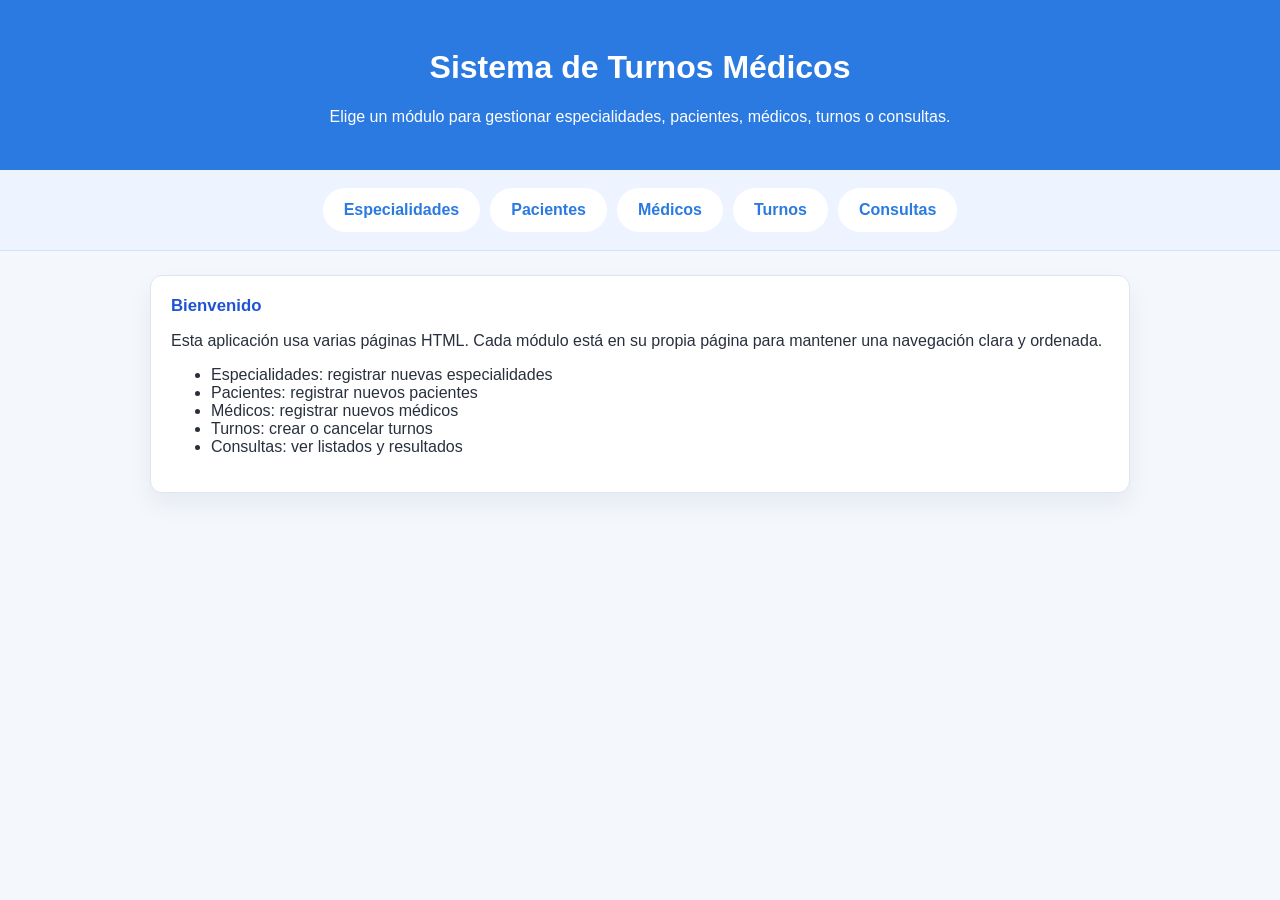
<file: src/main/resources/static/index.html>
<!DOCTYPE html>
<html lang="es">
<head>
    <meta charset="UTF-8" />
    <meta name="viewport" content="width=device-width, initial-scale=1.0" />
    <title>Inicio - Sistema de Turnos Médicos</title>
    <link rel="stylesheet" href="./style.css" />
</head>
<body>
    <header>
        <div class="header-content">
            <h1>Sistema de Turnos Médicos</h1>
            <p>Elige un módulo para gestionar especialidades, pacientes, médicos, turnos o consultas.</p>
        </div>
    </header>

    <nav class="site-nav" aria-label="Navegación principal">
        <a href="especialidades.html" class="nav-link">Especialidades</a>
        <a href="pacientes.html" class="nav-link">Pacientes</a>
        <a href="medicos.html" class="nav-link">Médicos</a>
        <a href="turnos.html" class="nav-link">Turnos</a>
        <a href="consultas.html" class="nav-link">Consultas</a>
    </nav>

    <main>
        <div class="card">
            <p class="section-title">Bienvenido</p>
            <p>Esta aplicación usa varias páginas HTML. Cada módulo está en su propia página para mantener una navegación clara y ordenada.</p>
            <ul>
                <li>Especialidades: registrar nuevas especialidades</li>
                <li>Pacientes: registrar nuevos pacientes</li>
                <li>Médicos: registrar nuevos médicos</li>
                <li>Turnos: crear o cancelar turnos</li>
                <li>Consultas: ver listados y resultados</li>
            </ul>
        </div>
    </main>

    <script src="./app.js"></script>
</body>
</html>
</file>
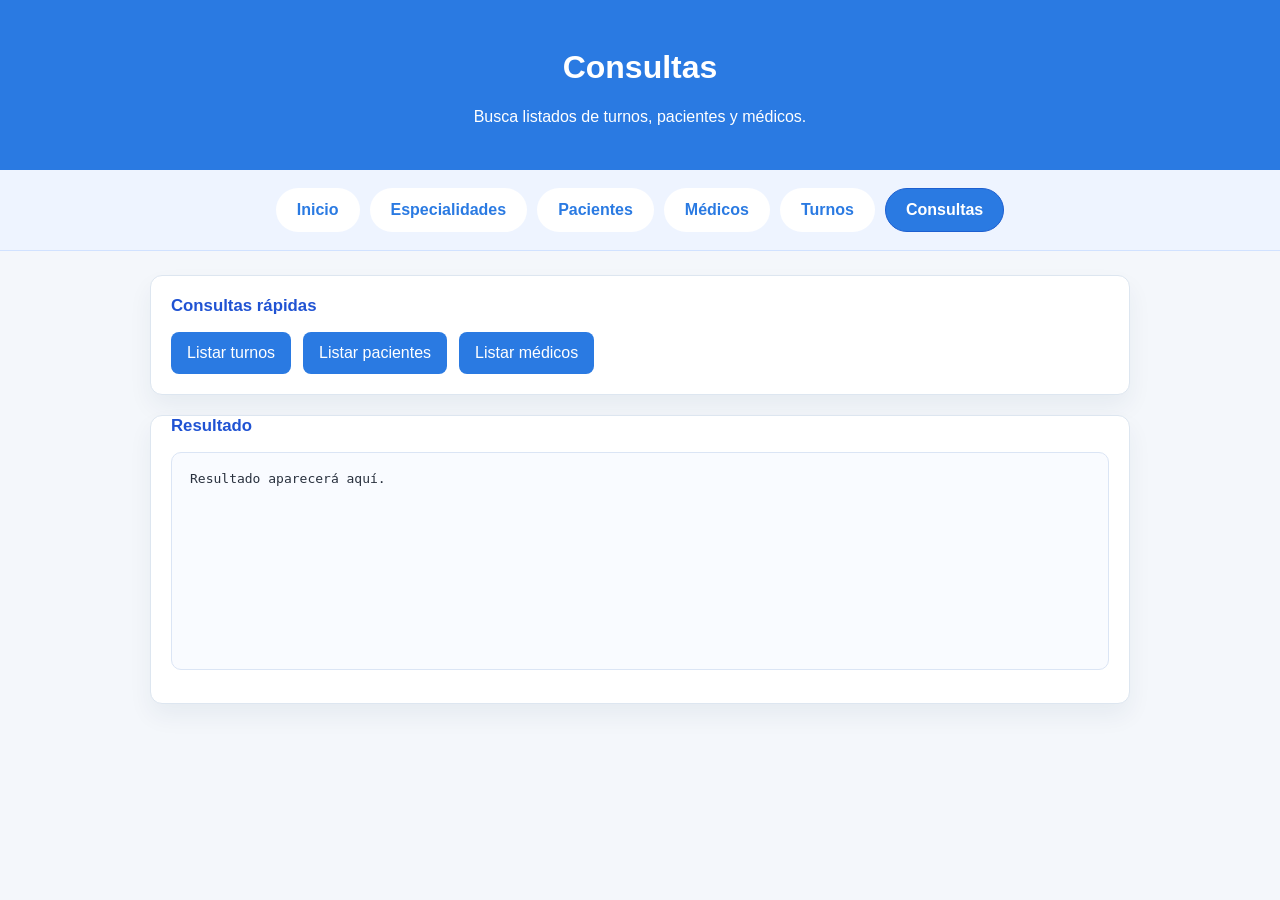
<file: src/main/resources/static/consultas.html>
<!DOCTYPE html>
<html lang="es">
<head>
    <meta charset="UTF-8" />
    <meta name="viewport" content="width=device-width, initial-scale=1.0" />
    <title>Consultas - Sistema de Turnos Médicos</title>
    <link rel="stylesheet" href="./style.css" />
</head>
<body>
    <header>
        <div class="header-content">
            <h1>Consultas</h1>
            <p>Busca listados de turnos, pacientes y médicos.</p>
        </div>
    </header>

    <nav class="site-nav" aria-label="Navegación principal">
        <a href="index.html" class="nav-link">Inicio</a>
        <a href="especialidades.html" class="nav-link">Especialidades</a>
        <a href="pacientes.html" class="nav-link">Pacientes</a>
        <a href="medicos.html" class="nav-link">Médicos</a>
        <a href="turnos.html" class="nav-link">Turnos</a>
        <a href="consultas.html" class="nav-link active-link">Consultas</a>
    </nav>

    <main>
        <div class="card">
            <p class="section-title">Consultas rápidas</p>
            <div class="button-row">
                <button id="listar-turnos" type="button">Listar turnos</button>
                <button id="listar-pacientes" type="button">Listar pacientes</button>
                <button id="listar-medicos" type="button">Listar médicos</button>
            </div>
        </div>
        <div class="card result-panel">
            <p class="section-title">Resultado</p>
            <pre id="output" aria-live="polite">Resultado aparecerá aquí.</pre>
        </div>
    </main>

    <script src="./app.js"></script>
</body>
</html>
</file>
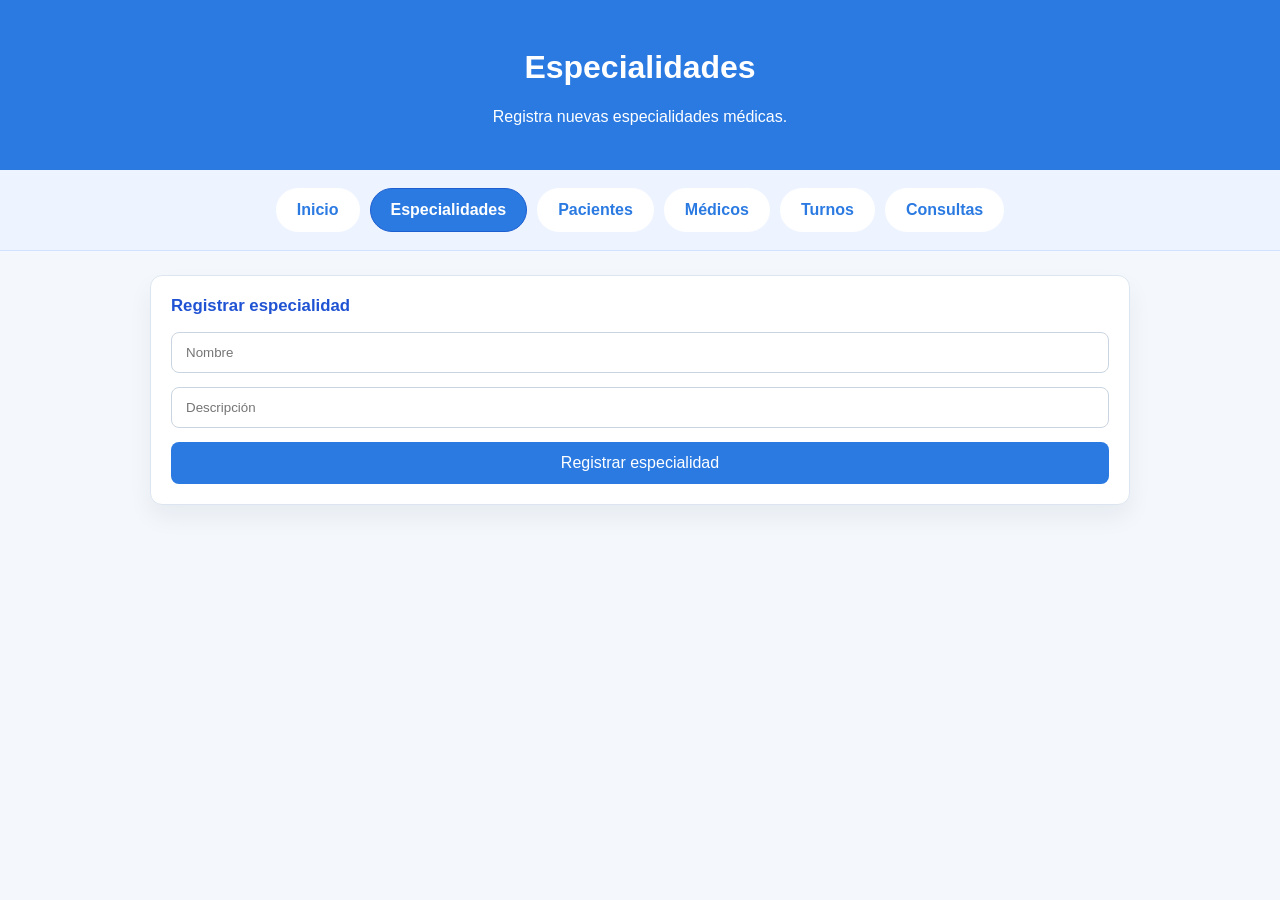
<file: src/main/resources/static/especialidades.html>
<!DOCTYPE html>
<html lang="es">
<head>
    <meta charset="UTF-8" />
    <meta name="viewport" content="width=device-width, initial-scale=1.0" />
    <title>Especialidades - Sistema de Turnos Médicos</title>
    <link rel="stylesheet" href="./style.css" />
</head>
<body>
    <header>
        <div class="header-content">
            <h1>Especialidades</h1>
            <p>Registra nuevas especialidades médicas.</p>
        </div>
    </header>

    <nav class="site-nav" aria-label="Navegación principal">
        <a href="index.html" class="nav-link">Inicio</a>
        <a href="especialidades.html" class="nav-link active-link">Especialidades</a>
        <a href="pacientes.html" class="nav-link">Pacientes</a>
        <a href="medicos.html" class="nav-link">Médicos</a>
        <a href="turnos.html" class="nav-link">Turnos</a>
        <a href="consultas.html" class="nav-link">Consultas</a>
    </nav>

    <main>
        <div class="card">
            <p class="section-title">Registrar especialidad</p>
            <form id="especialidad-form">
                <input type="text" name="nombre" placeholder="Nombre" required />
                <input type="text" name="descripcion" placeholder="Descripción" />
                <button type="submit">Registrar especialidad</button>
            </form>
        </div>
    </main>

    <script src="./app.js"></script>
</body>
</html>
</file>
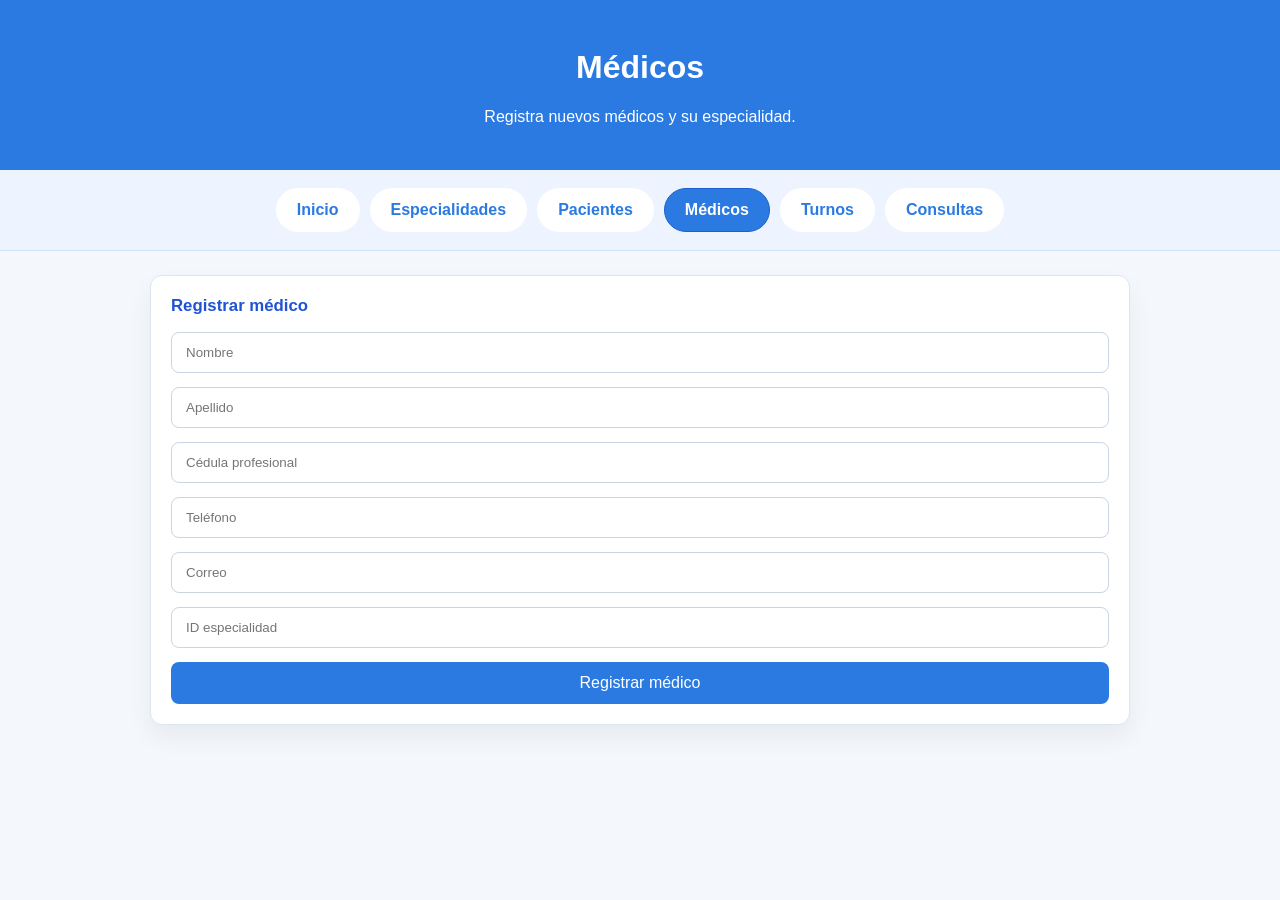
<file: src/main/resources/static/medicos.html>
<!DOCTYPE html>
<html lang="es">
<head>
    <meta charset="UTF-8" />
    <meta name="viewport" content="width=device-width, initial-scale=1.0" />
    <title>Médicos - Sistema de Turnos Médicos</title>
    <link rel="stylesheet" href="./style.css" />
</head>
<body>
    <header>
        <div class="header-content">
            <h1>Médicos</h1>
            <p>Registra nuevos médicos y su especialidad.</p>
        </div>
    </header>

    <nav class="site-nav" aria-label="Navegación principal">
        <a href="index.html" class="nav-link">Inicio</a>
        <a href="especialidades.html" class="nav-link">Especialidades</a>
        <a href="pacientes.html" class="nav-link">Pacientes</a>
        <a href="medicos.html" class="nav-link active-link">Médicos</a>
        <a href="turnos.html" class="nav-link">Turnos</a>
        <a href="consultas.html" class="nav-link">Consultas</a>
    </nav>

    <main>
        <div class="card">
            <p class="section-title">Registrar médico</p>
            <form id="medico-form">
                <input type="text" name="nombre" placeholder="Nombre" required />
                <input type="text" name="apellido" placeholder="Apellido" required />
                <input type="text" name="cedulaProfesional" placeholder="Cédula profesional" required />
                <input type="text" name="telefono" placeholder="Teléfono" />
                <input type="email" name="email" placeholder="Correo" />
                <input type="number" name="especialidadId" placeholder="ID especialidad" required />
                <button type="submit">Registrar médico</button>
            </form>
        </div>
    </main>

    <script src="./app.js"></script>
</body>
</html>
</file>
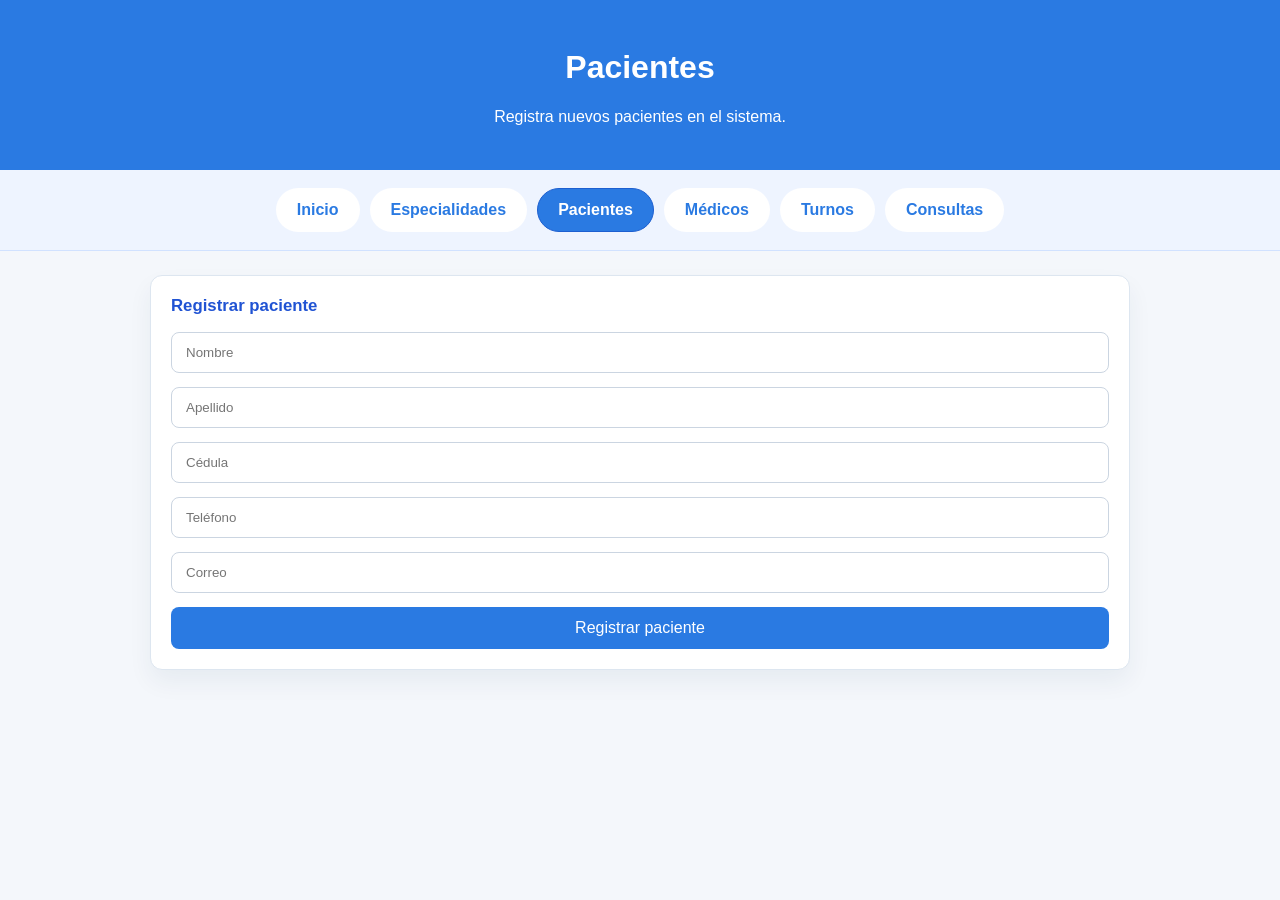
<file: src/main/resources/static/pacientes.html>
<!DOCTYPE html>
<html lang="es">
<head>
    <meta charset="UTF-8" />
    <meta name="viewport" content="width=device-width, initial-scale=1.0" />
    <title>Pacientes - Sistema de Turnos Médicos</title>
    <link rel="stylesheet" href="./style.css" />
</head>
<body>
    <header>
        <div class="header-content">
            <h1>Pacientes</h1>
            <p>Registra nuevos pacientes en el sistema.</p>
        </div>
    </header>

    <nav class="site-nav" aria-label="Navegación principal">
        <a href="index.html" class="nav-link">Inicio</a>
        <a href="especialidades.html" class="nav-link">Especialidades</a>
        <a href="pacientes.html" class="nav-link active-link">Pacientes</a>
        <a href="medicos.html" class="nav-link">Médicos</a>
        <a href="turnos.html" class="nav-link">Turnos</a>
        <a href="consultas.html" class="nav-link">Consultas</a>
    </nav>

    <main>
        <div class="card">
            <p class="section-title">Registrar paciente</p>
            <form id="paciente-form">
                <input type="text" name="nombre" placeholder="Nombre" required />
                <input type="text" name="apellido" placeholder="Apellido" required />
                <input type="text" name="cedula" placeholder="Cédula" required />
                <input type="text" name="telefono" placeholder="Teléfono" />
                <input type="email" name="correo" placeholder="Correo" />
                <button type="submit">Registrar paciente</button>
            </form>
        </div>
    </main>

    <script src="./app.js"></script>
</body>
</html>
</file>
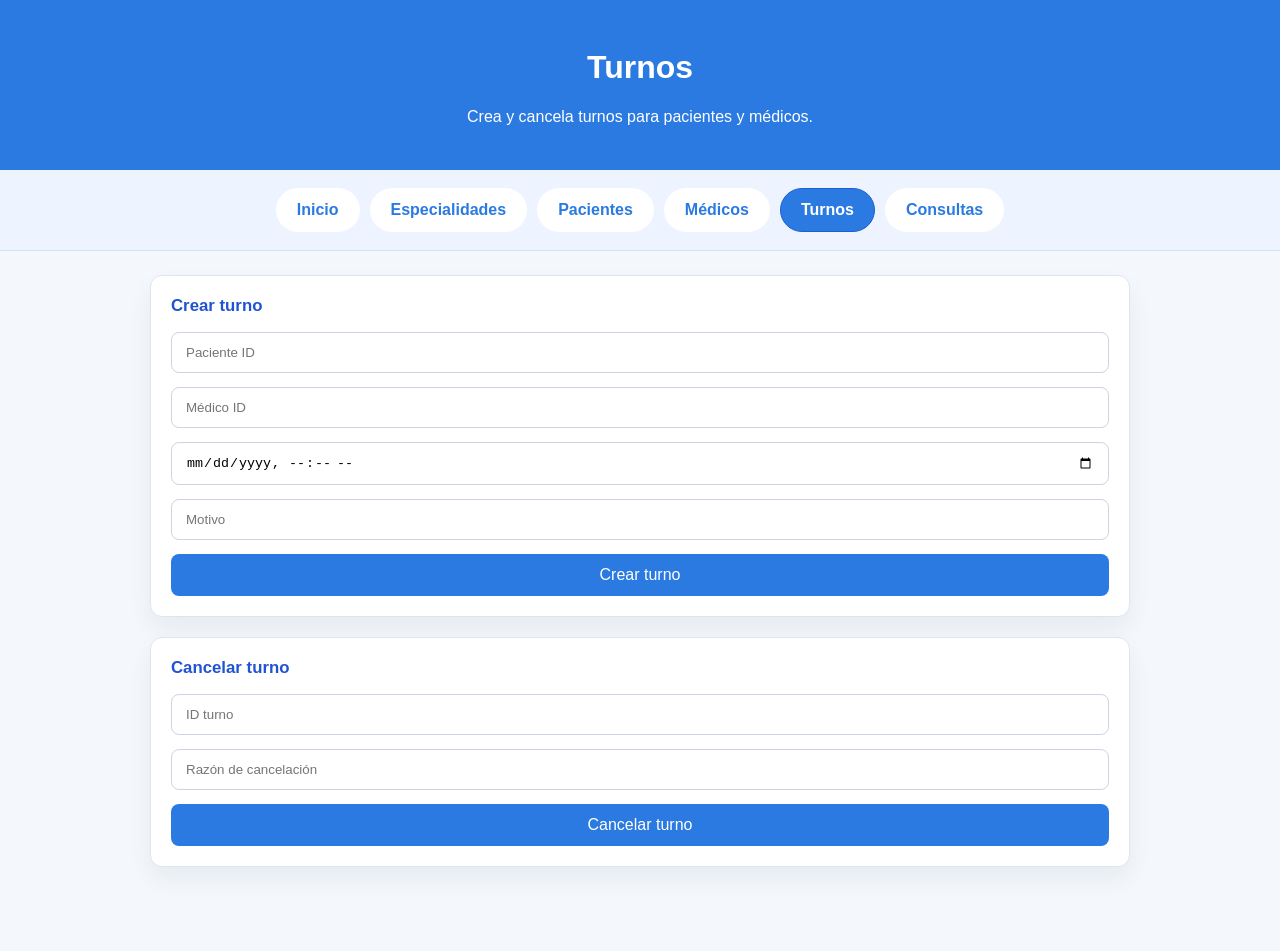
<file: src/main/resources/static/turnos.html>
<!DOCTYPE html>
<html lang="es">
<head>
    <meta charset="UTF-8" />
    <meta name="viewport" content="width=device-width, initial-scale=1.0" />
    <title>Turnos - Sistema de Turnos Médicos</title>
    <link rel="stylesheet" href="./style.css" />
</head>
<body>
    <header>
        <div class="header-content">
            <h1>Turnos</h1>
            <p>Crea y cancela turnos para pacientes y médicos.</p>
        </div>
    </header>

    <nav class="site-nav" aria-label="Navegación principal">
        <a href="index.html" class="nav-link">Inicio</a>
        <a href="especialidades.html" class="nav-link">Especialidades</a>
        <a href="pacientes.html" class="nav-link">Pacientes</a>
        <a href="medicos.html" class="nav-link">Médicos</a>
        <a href="turnos.html" class="nav-link active-link">Turnos</a>
        <a href="consultas.html" class="nav-link">Consultas</a>
    </nav>

    <main>
        <div class="card">
            <p class="section-title">Crear turno</p>
            <form id="turno-form">
                <input type="number" name="paciente_id" placeholder="Paciente ID" required />
                <input type="number" name="medico_id" placeholder="Médico ID" required />
                <input type="datetime-local" name="fecha_hora" required />
                <input type="text" name="motivo_consulta" placeholder="Motivo" />
                <button type="submit">Crear turno</button>
            </form>
        </div>

        <div class="card">
            <p class="section-title">Cancelar turno</p>
            <form id="cancelar-form">
                <input type="number" name="id" placeholder="ID turno" required />
                <input type="text" name="razon" placeholder="Razón de cancelación" />
                <button type="submit">Cancelar turno</button>
            </form>
        </div>
    </main>

    <script src="./app.js"></script>
</body>
</html>
</file>
<file: src/main/resources/static/style.css>
body {
    font-family: Arial, sans-serif;
    background-color: #f4f7fb;
    color: #28303d;
    margin: 0;
    padding: 0;
}

header {
    background-color: #2a7ae2;
    color: white;
    padding: 28px 24px;
    text-align: center;
}

.header-content {
    max-width: 980px;
    margin: 0 auto;
}

.site-nav {
    display: flex;
    flex-wrap: wrap;
    justify-content: center;
    gap: 10px;
    padding: 18px 24px;
    background: #eef4ff;
    border-bottom: 1px solid #d1e2ff;
}

.nav-link {
    display: inline-flex;
    align-items: center;
    justify-content: center;
    padding: 12px 20px;
    border-radius: 999px;
    border: 1px solid transparent;
    text-decoration: none;
    color: #2a7ae2;
    font-weight: 600;
    background: white;
    transition: all 0.15s ease;
}

.nav-link:hover,
.nav-link.active-link {
    background: #2a7ae2;
    color: white;
    border-color: #1d5fd0;
}

main {
    padding: 24px;
    max-width: 980px;
    margin: 0 auto 40px;
}

.card {
    background: white;
    border: 1px solid #dde6f0;
    border-radius: 12px;
    padding: 20px;
    box-shadow: 0 12px 25px rgba(23,54,93,0.06);
    margin-bottom: 20px;
}

.section-title {
    margin: 0 0 16px;
    font-weight: 700;
    font-size: 1.05rem;
    color: #2053d3;
}

form {
    display: grid;
    gap: 14px;
}

input[type="text"],
input[type="email"],
input[type="number"],
input[type="datetime-local"] {
    padding: 12px 14px;
    border: 1px solid #cbd5e1;
    border-radius: 8px;
    width: 100%;
    box-sizing: border-box;
}

button {
    background-color: #2a7ae2;
    border: none;
    color: white;
    padding: 12px 16px;
    border-radius: 8px;
    cursor: pointer;
    font-size: 1rem;
    transition: background 0.2s ease;
}

button:hover {
    background-color: #1d5fd0;
}

.button-row {
    display: flex;
    flex-wrap: wrap;
    gap: 12px;
}

.result-panel {
    padding-top: 0;
}

#output {
    min-height: 180px;
    white-space: pre-wrap;
    background: #f9fbff;
    border: 1px solid #dbe5f5;
    padding: 18px;
    border-radius: 10px;
    overflow-x: auto;
}
</file>
